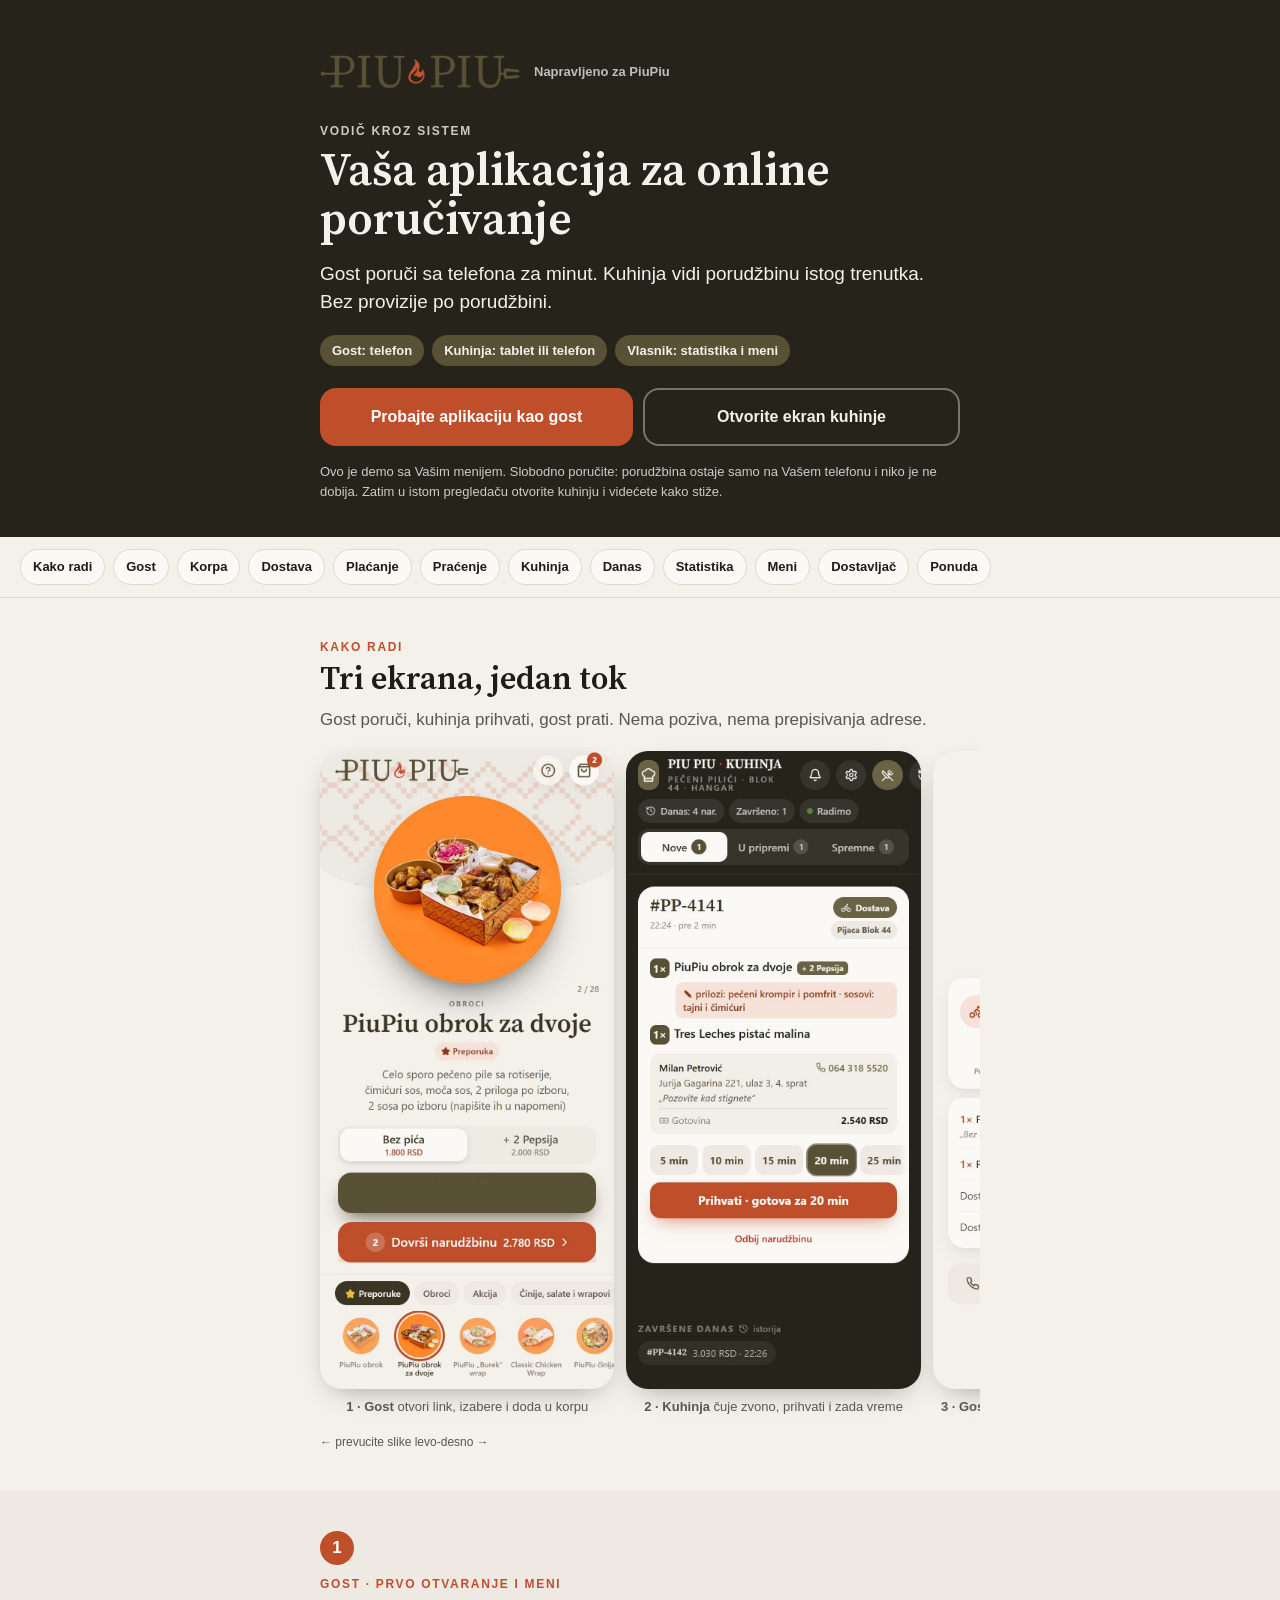
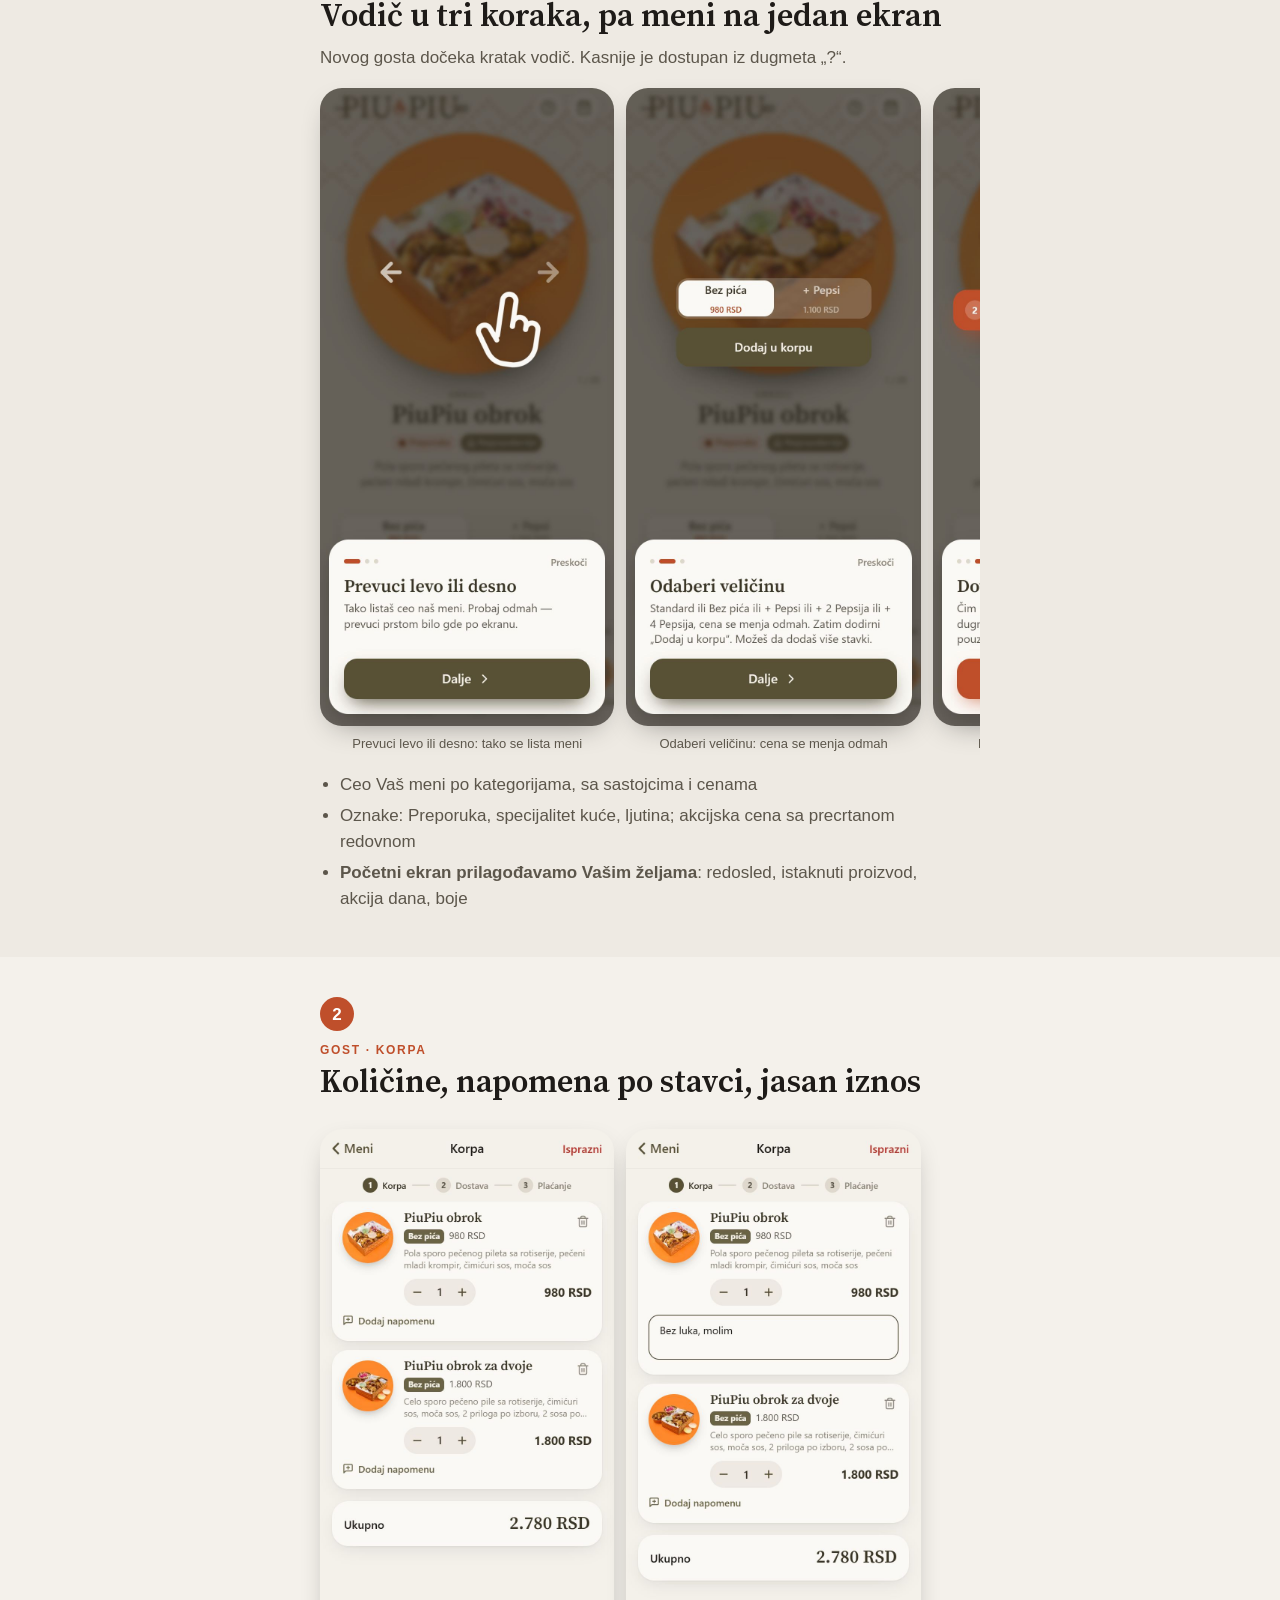
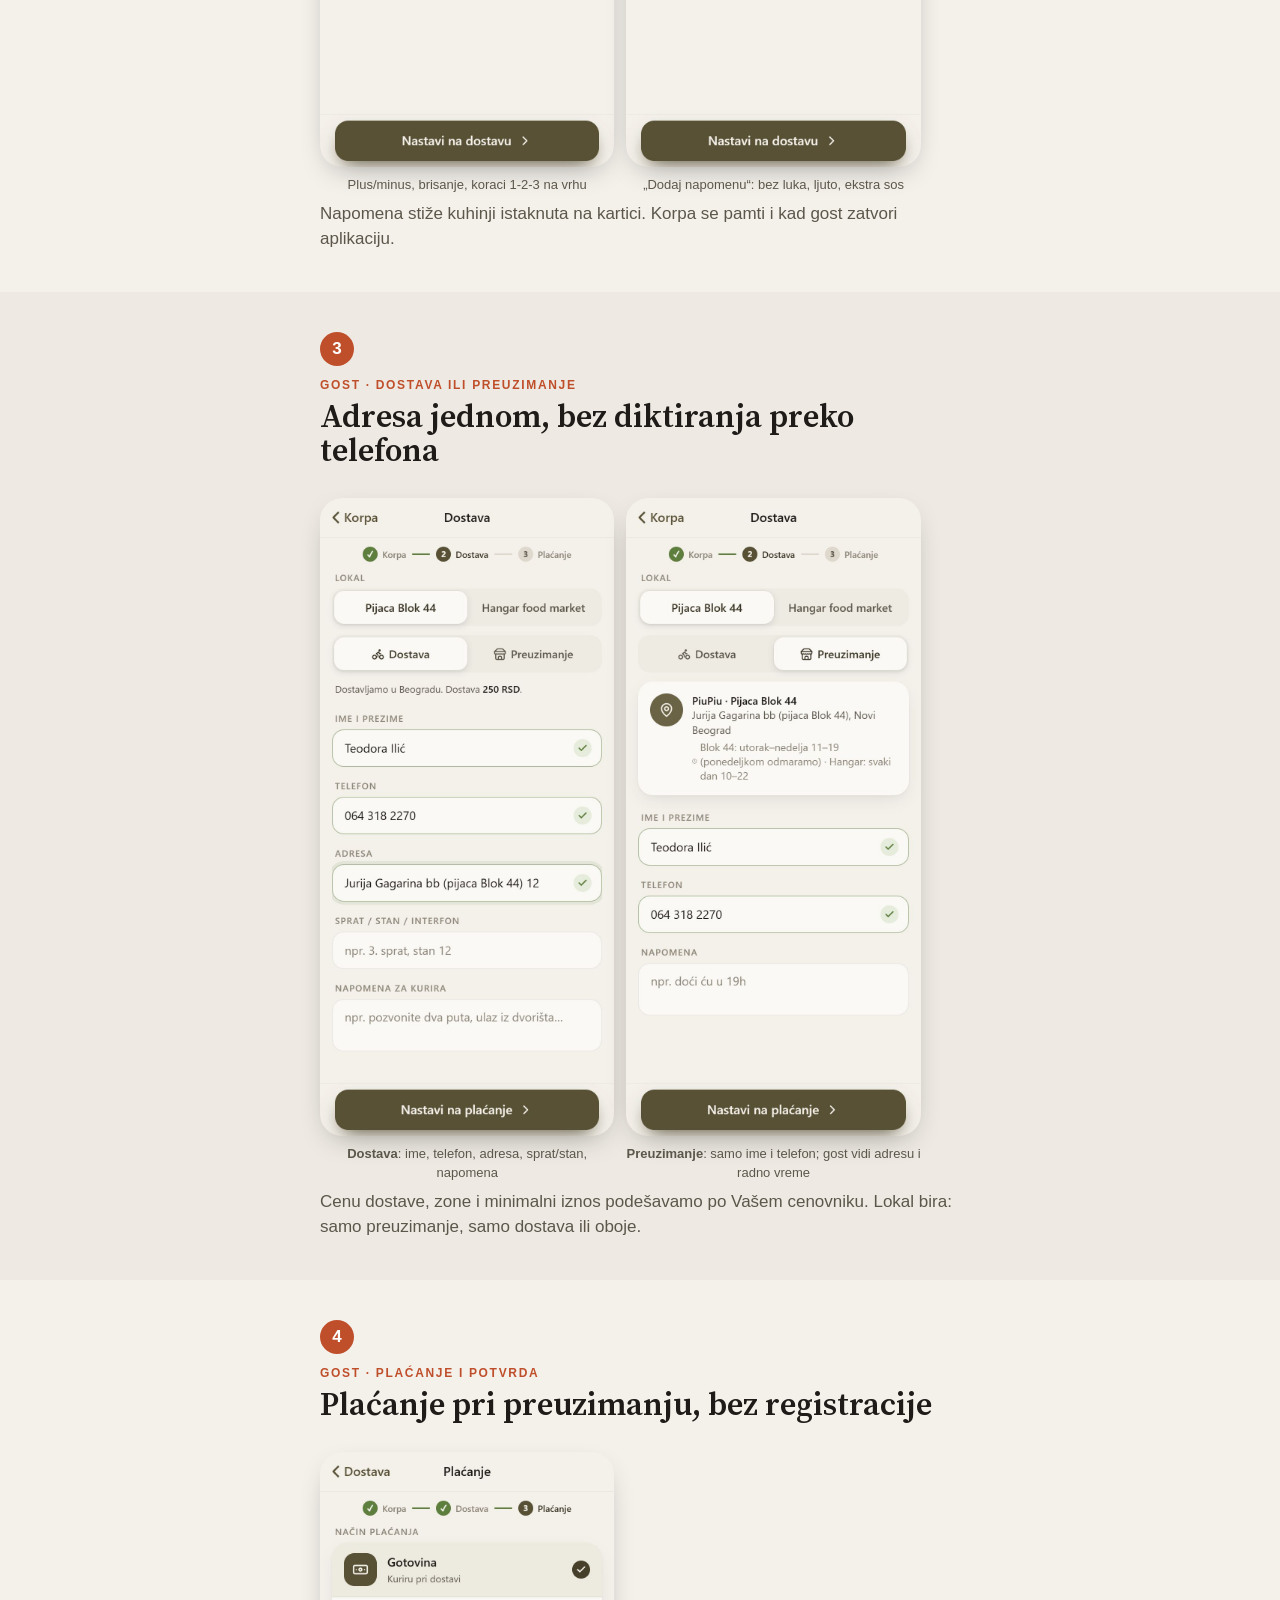
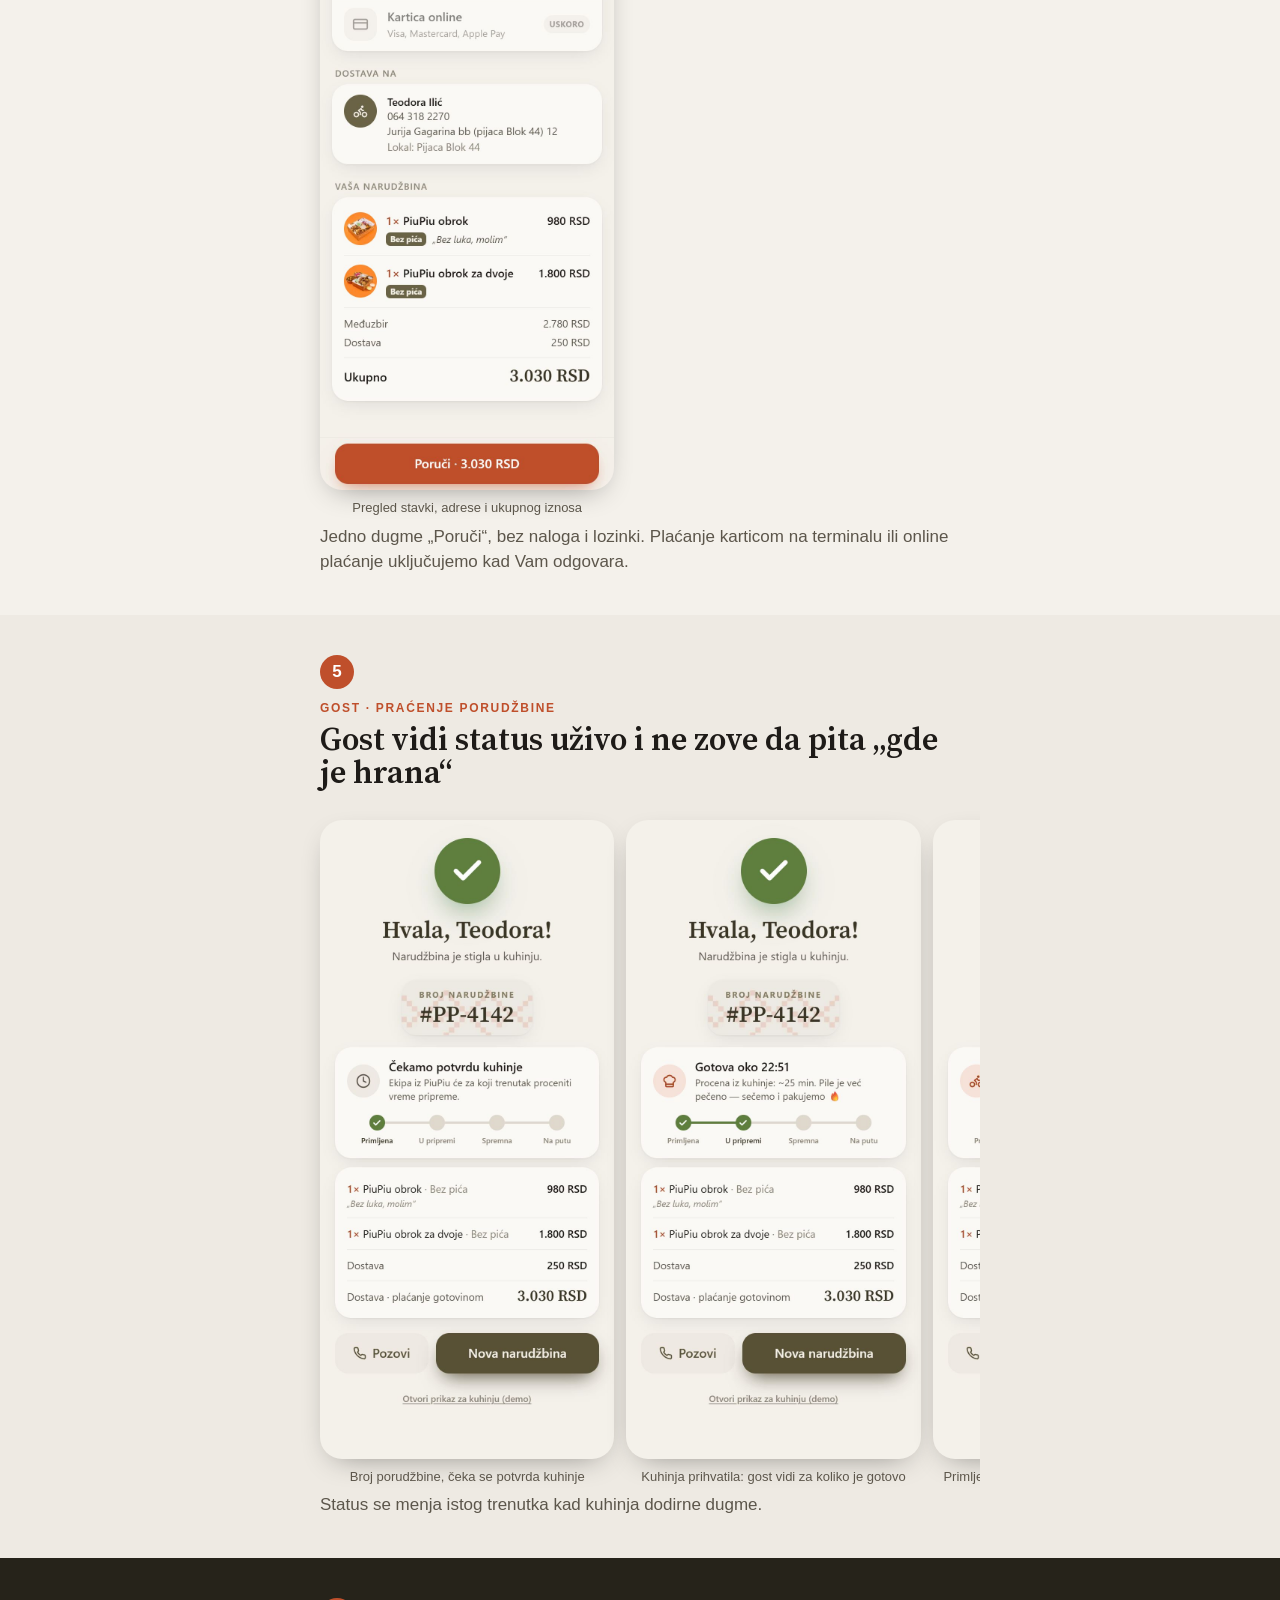
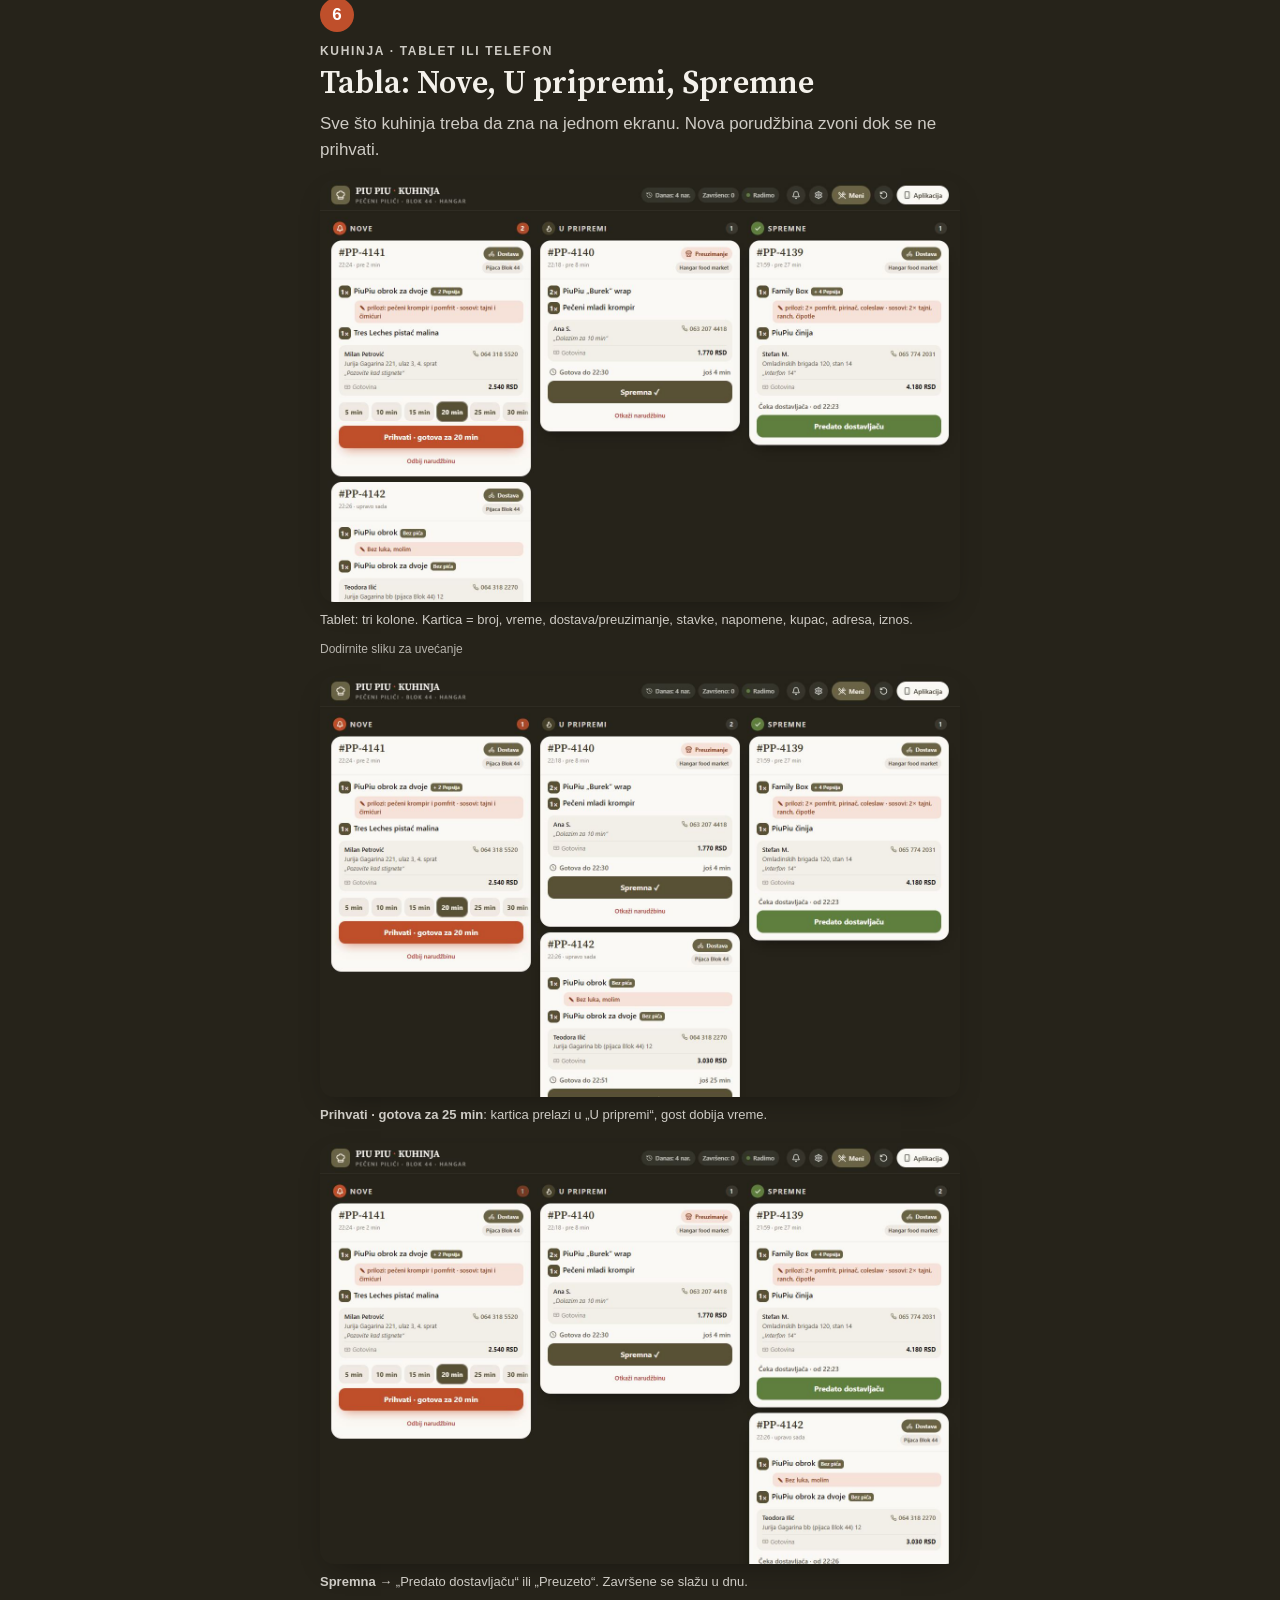
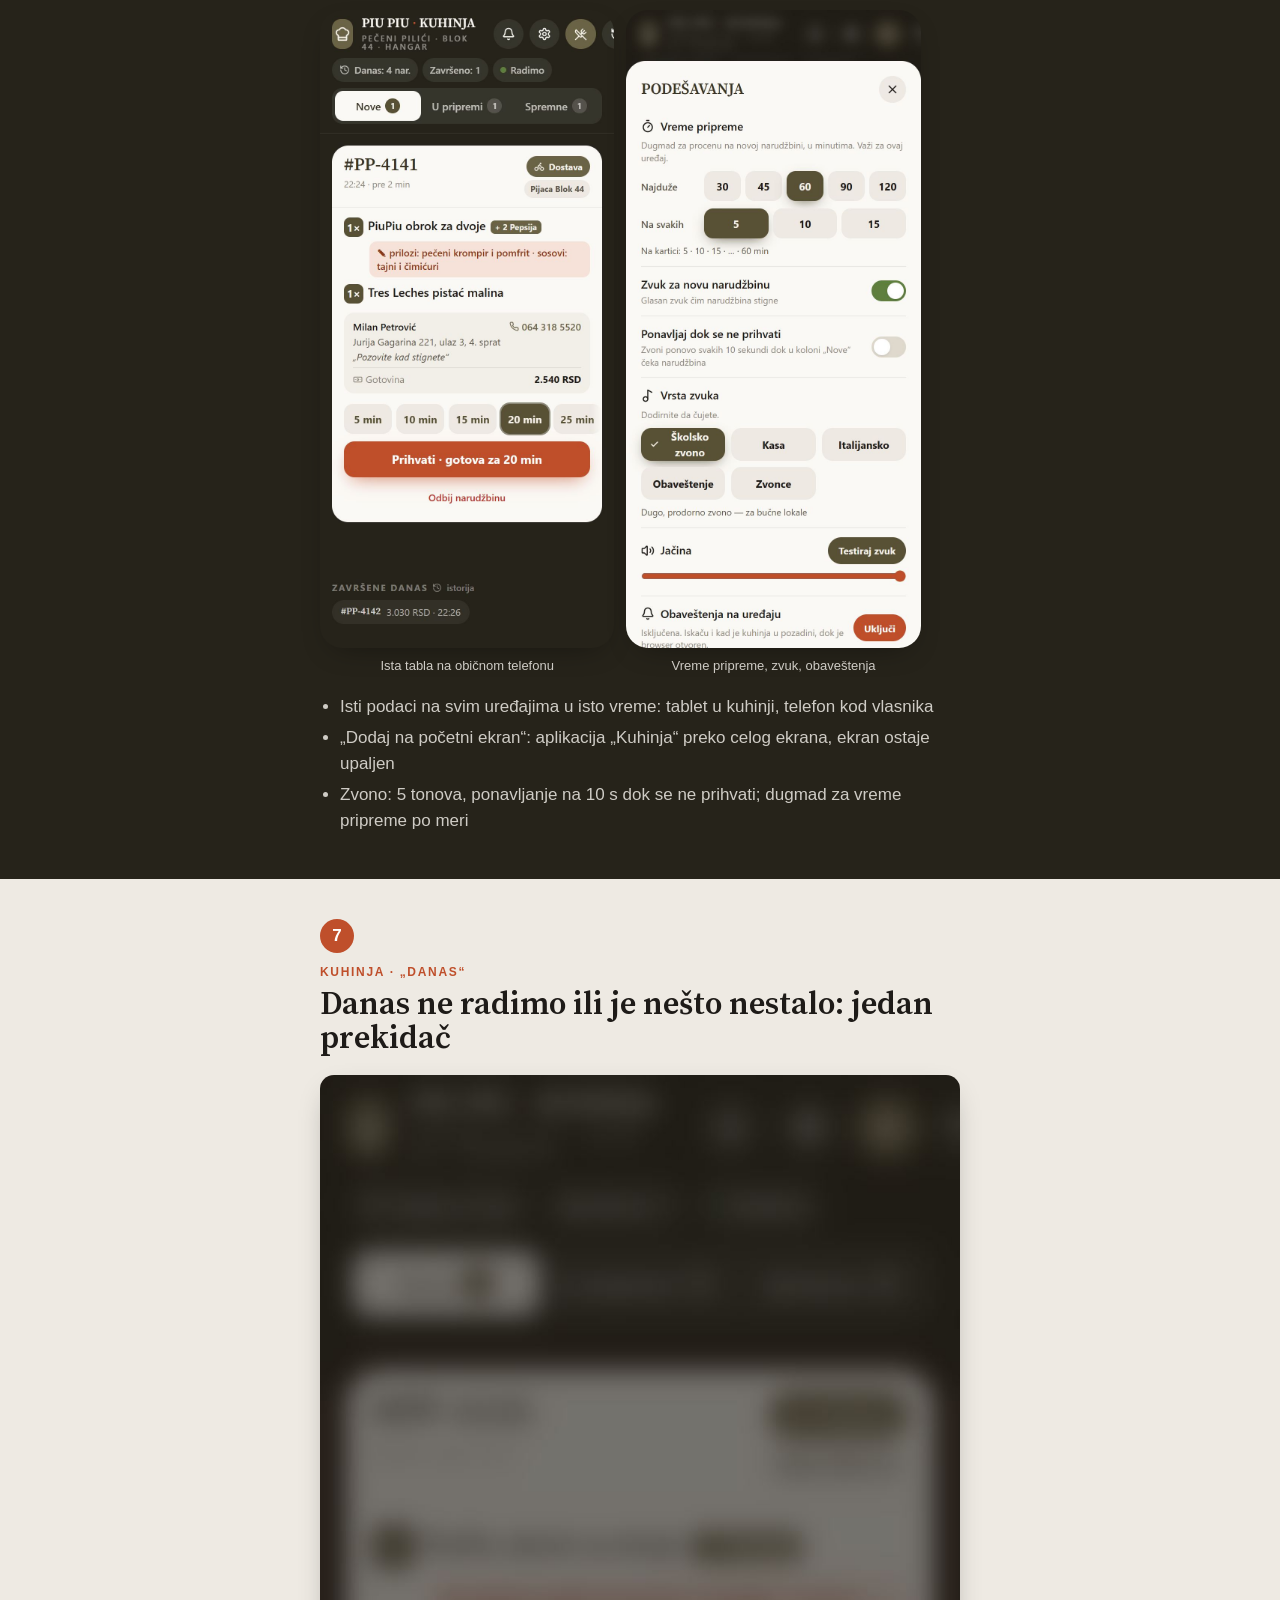
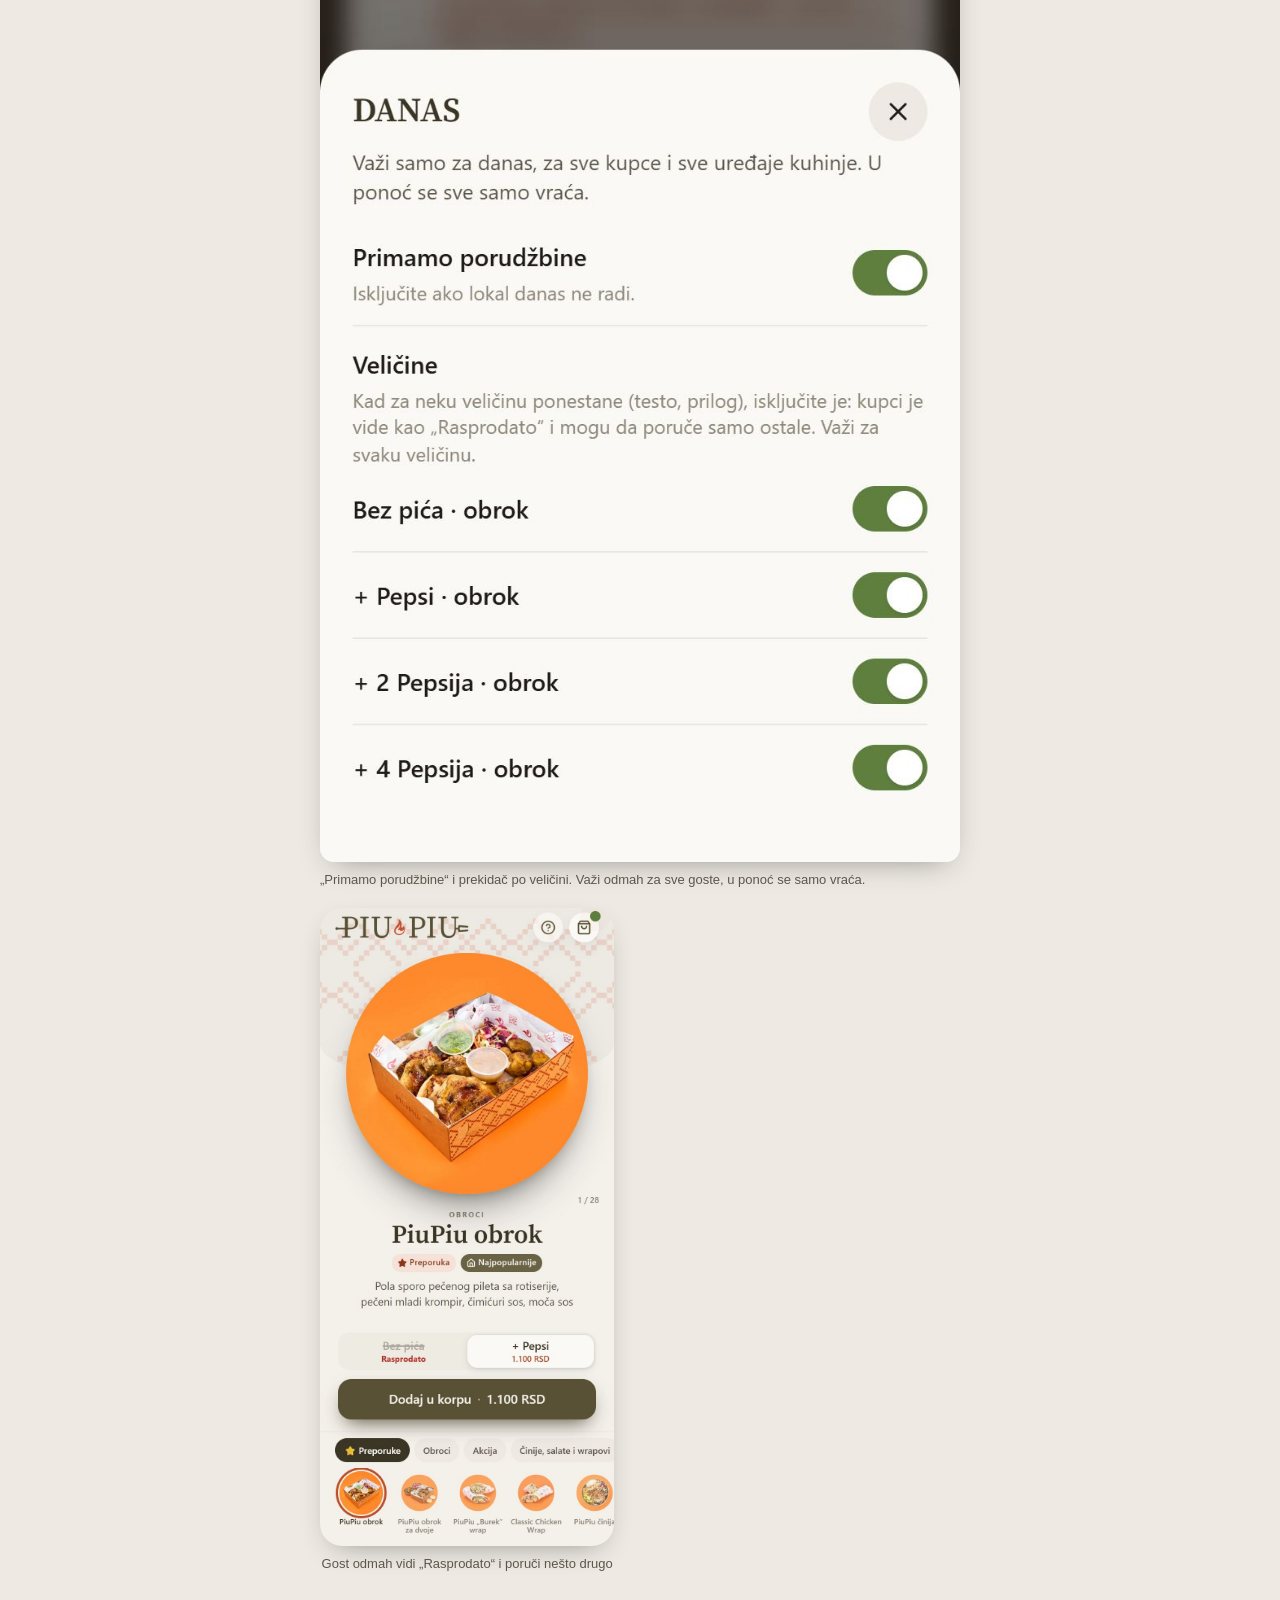
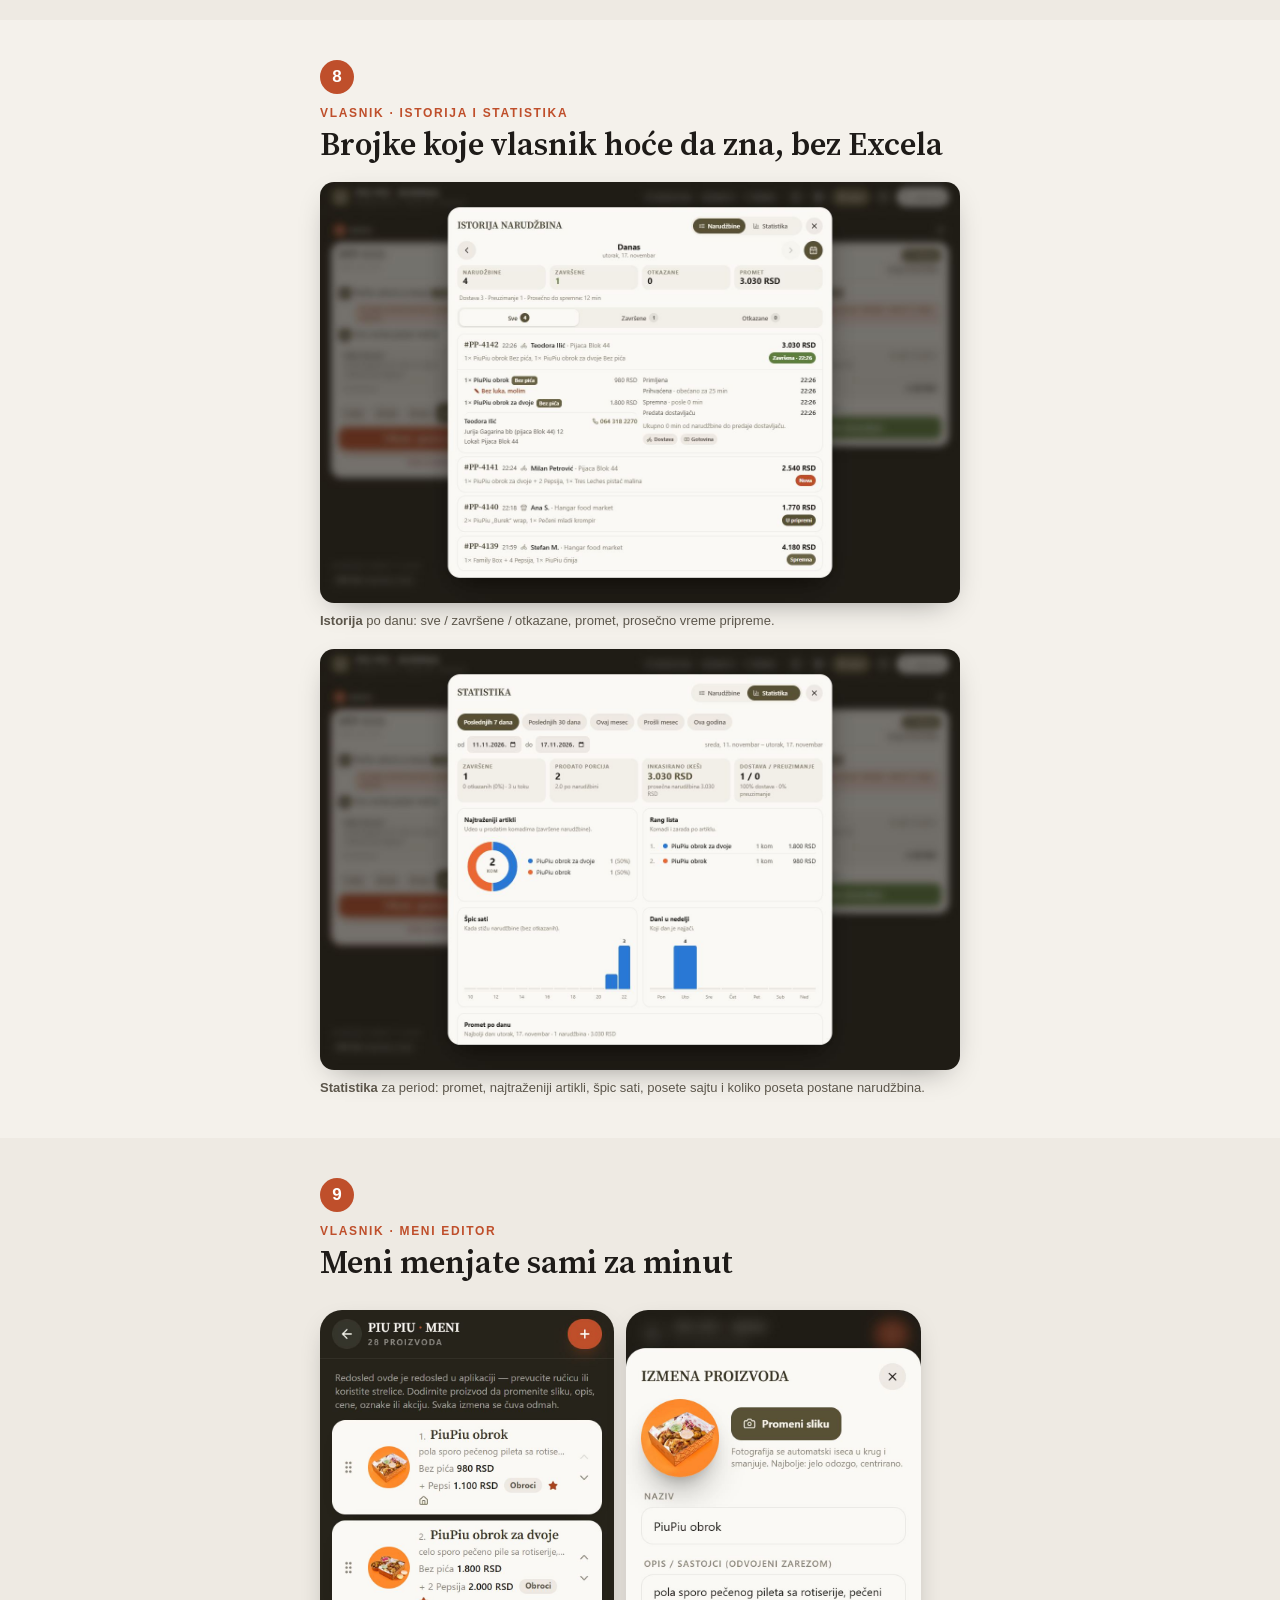
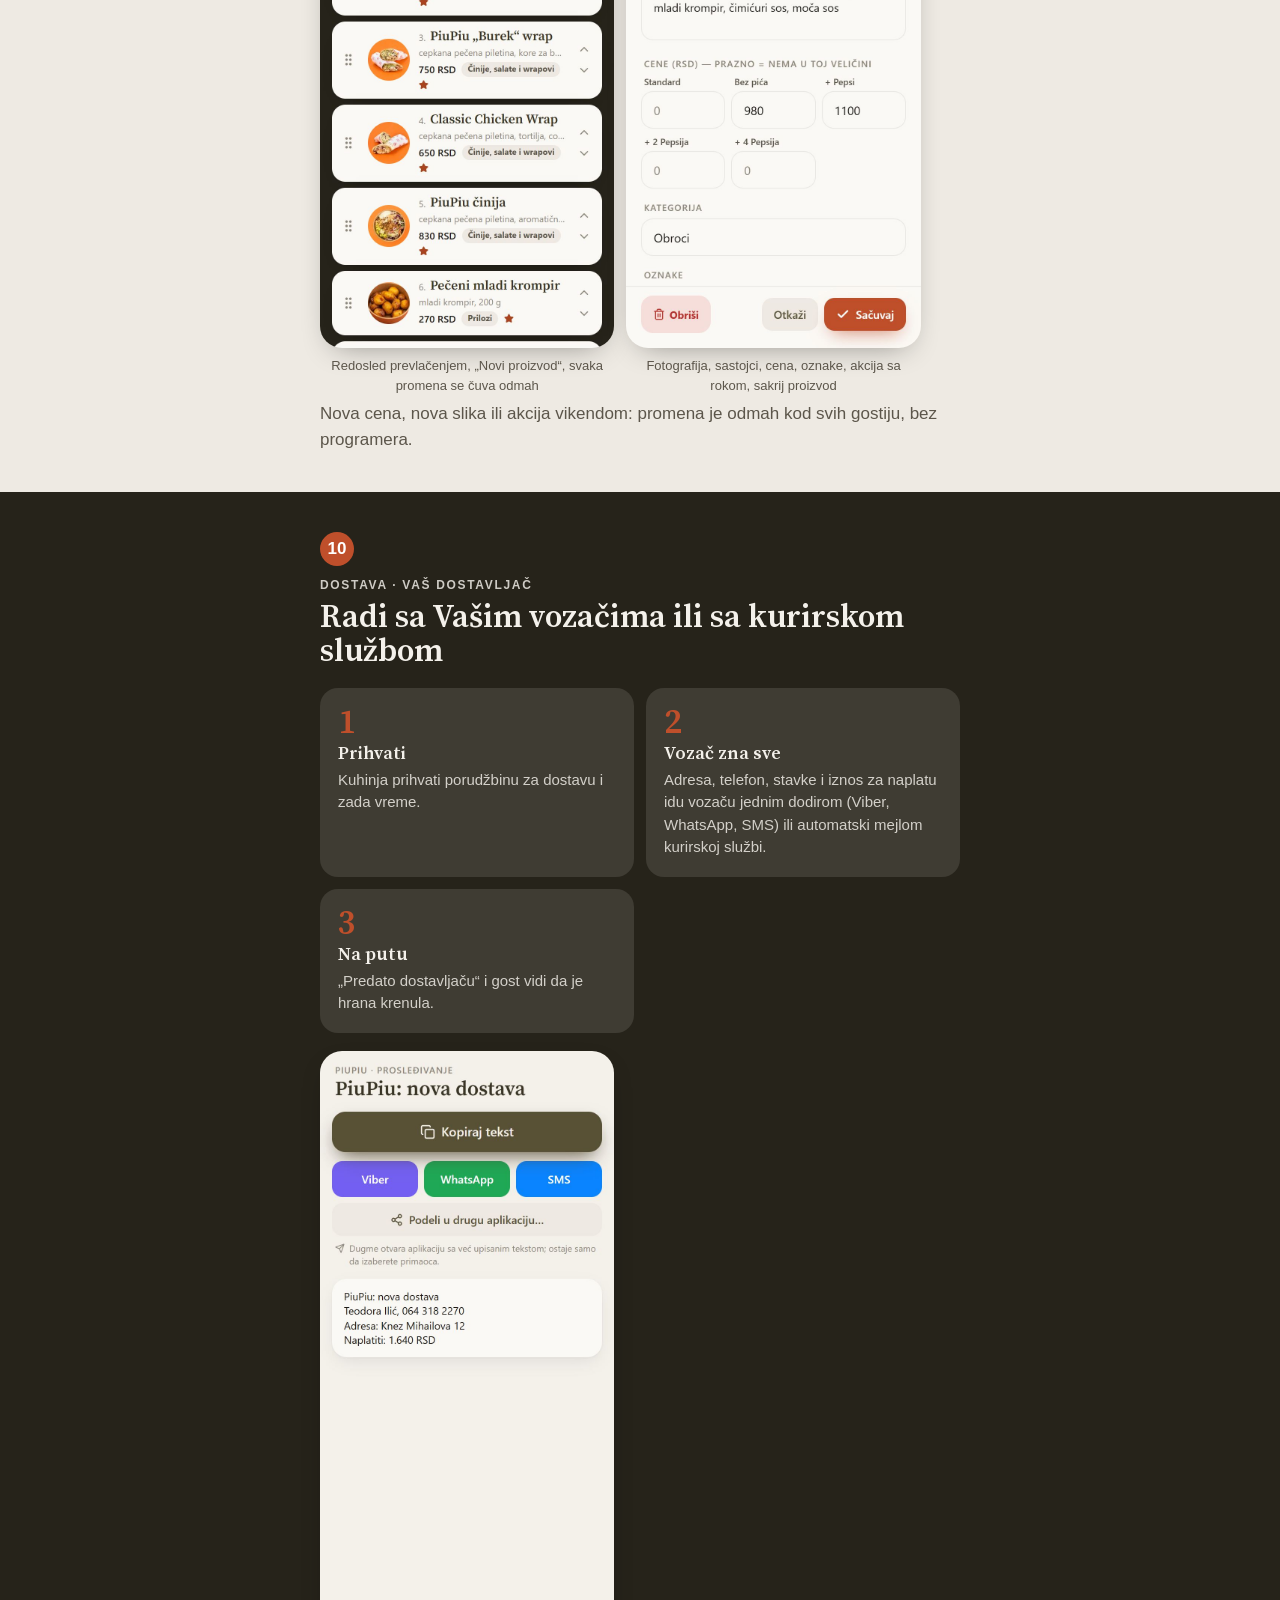
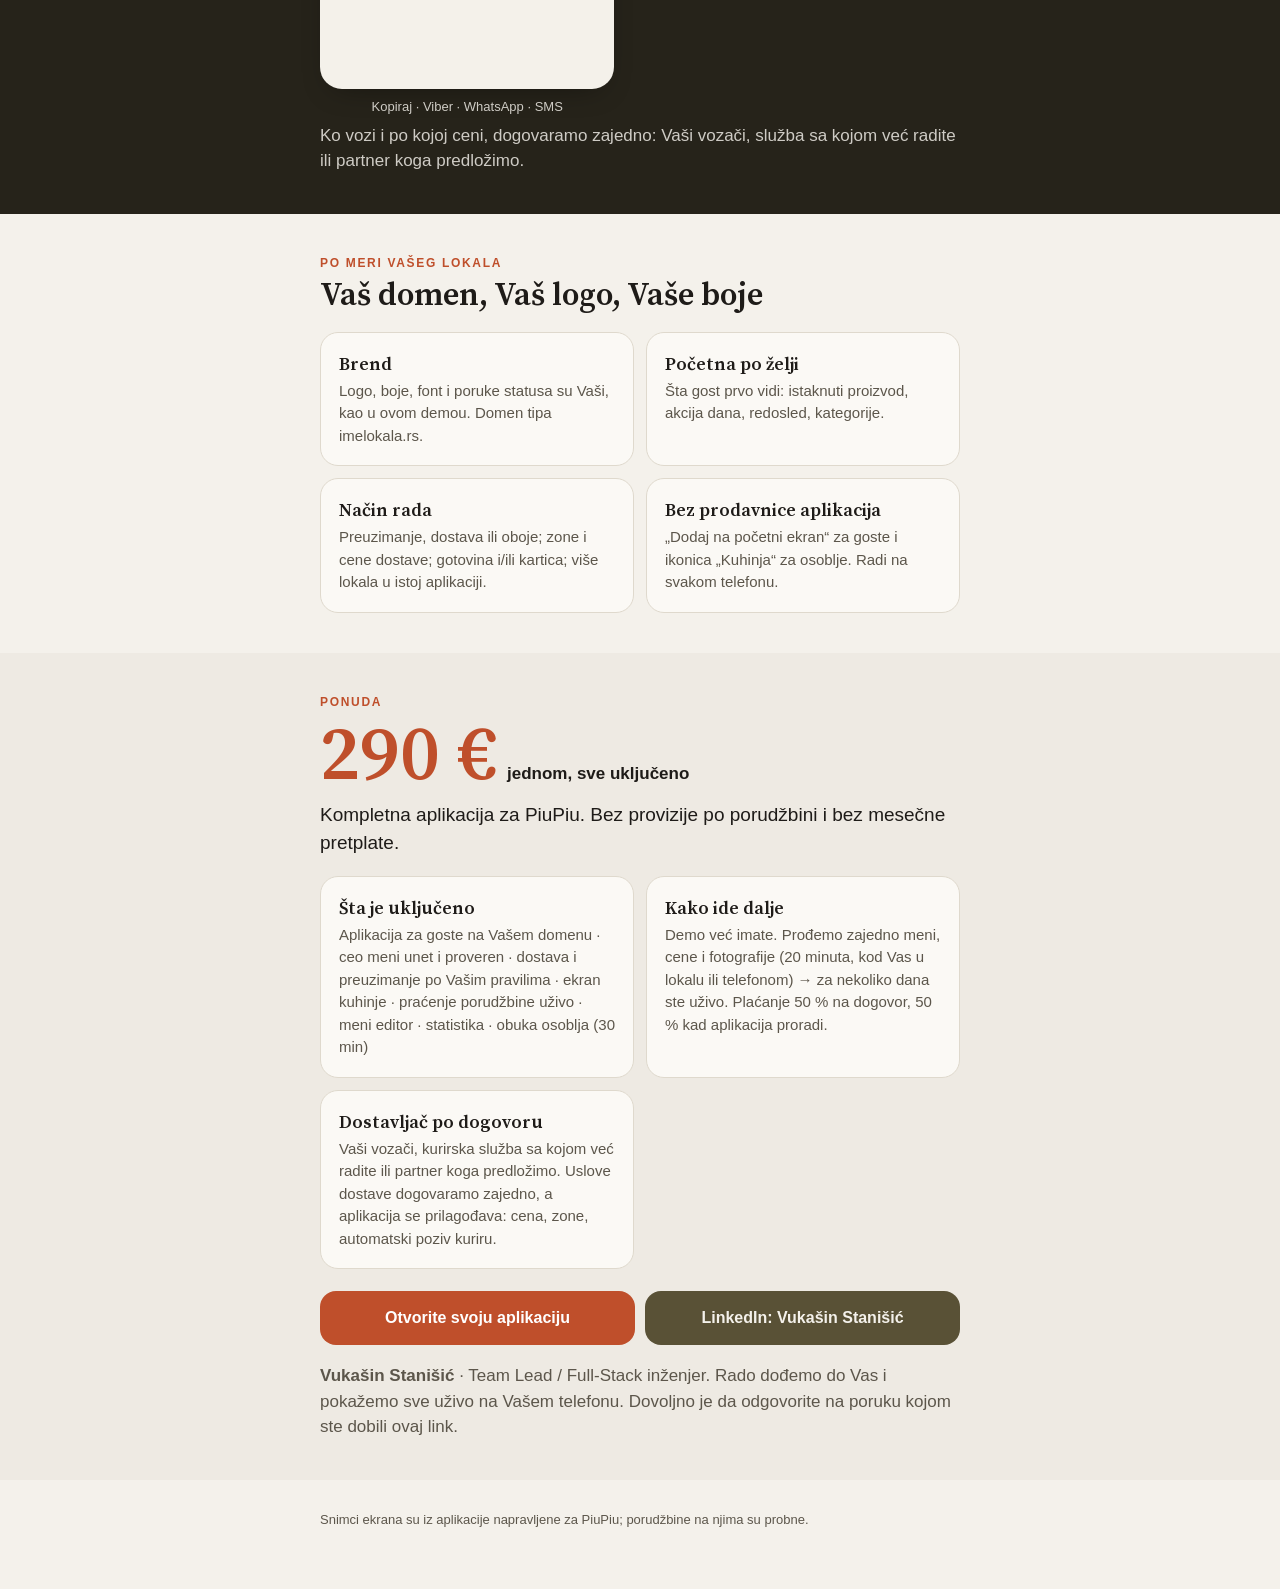
<file: vodic/index.html>
<!DOCTYPE html>
<html lang="sr">
<head>
<meta charset="utf-8">
<meta name="viewport" content="width=device-width, initial-scale=1">
<title>PiuPiu · vodič kroz aplikaciju</title>
<meta name="description" content="Kako radi aplikacija za online poručivanje napravljena za PiuPiu: gost, kuhinja, vlasnik.">
<meta name="theme-color" content="#26231A">
<link rel="icon" href="https://vukasin00.github.io/piu-piu-bg/favicon.png">
<meta property="og:title" content="PiuPiu · Vaša aplikacija za poručivanje">
<meta property="og:description" content="Vodič kroz sistem: kako gost poručuje, kako kuhinja prima porudžbine i šta vlasnik vidi.">
<meta property="og:image" content="https://vukasin00.github.io/piu-piu-bg/icon-512.png">
<style>
/* self-hosted display font (latin + latin-ext for Serbian diacritics); https://vukasin00.github.io/piu-piu-bg/ is filled in by vite.config.ts.
   Source Serif Pro 600 = the heading face of piupiu.rs (their own self-hosted files, OFL). */
@font-face {
  font-family: 'Source Serif Pro';
  font-style: normal;
  font-weight: 600;
  font-display: swap;
  src: url(https://vukasin00.github.io/piu-piu-bg/fonts/source-serif-pro-600-latin-ext.woff2) format('woff2');
  unicode-range: U+0100-02BA, U+02BD-02C5, U+02C7-02CC, U+02CE-02D7, U+02DD-02FF, U+0304, U+0308, U+0329, U+1D00-1DBF, U+1E00-1E9F, U+1EF2-1EFF, U+2020, U+20A0-20AB, U+20AD-20C4, U+2113, U+2C60-2C7F, U+A720-A7FF;
}
@font-face {
  font-family: 'Source Serif Pro';
  font-style: normal;
  font-weight: 600;
  font-display: swap;
  src: url(https://vukasin00.github.io/piu-piu-bg/fonts/source-serif-pro-600-latin.woff2) format('woff2');
  unicode-range: U+0000-00FF, U+0131, U+0152-0153, U+02BB-02BC, U+02C6, U+02DA, U+02DC, U+0304, U+0308, U+0329, U+2000-206F, U+20AC, U+2122, U+2191, U+2193, U+2212, U+2215, U+FEFF, U+FFFD;
}

  :root{--bg:#F4F1EB;--card:#FBF9F5;--inset:#EEEAE3;--line:#DFD9CD;--primary:#595136;--on-primary:#F4F1EB;--dark:#26231A;--dark2:#3A3525;--cta:#BF4F2B;--ink:#1E1B18;--ink2:#5C564B;--display:"Source Serif Pro", "Source Serif 4", Georgia, "Times New Roman", serif}
  *{box-sizing:border-box;margin:0;padding:0}
  html{scroll-behavior:smooth;-webkit-text-size-adjust:100%}
  body{font-family:-apple-system,BlinkMacSystemFont,"Segoe UI",Roboto,Inter,Arial,sans-serif;background:var(--bg);color:var(--ink);line-height:1.5;font-size:17px}
  .wrap{max-width:680px;margin:0 auto;padding:0 20px}
  h1,h2,h3,.big{font-family:var(--display);font-weight:600;letter-spacing:0;text-transform:none;line-height:1.06}
  h1{font-size:clamp(29px,7.6vw,46px)}
  h2{font-size:clamp(22px,5.6vw,32px);margin-bottom:10px}
  h3{font-size:18px}
  p{color:var(--ink2)}
  .eyebrow{font-size:12px;font-weight:700;letter-spacing:.14em;text-transform:uppercase;color:var(--cta);margin-bottom:8px}
  .lead{font-size:19px;color:var(--ink)}
  .dark{background:var(--dark);color:var(--bg)}
  .dark p,.dark li{color:var(--bg);opacity:.82}
  .dark .lead{color:var(--bg);opacity:1}
  .alt{background:var(--inset)}
  section{padding:40px 0}
  header.hero{padding:44px 0 36px}
  .brand{display:flex;align-items:center;gap:14px;margin-bottom:22px}
  .brand img{height:56px;width:auto;max-width:200px;object-fit:contain;border-radius:14px}
  .brand span{font-size:13px;font-weight:600;opacity:.75}
  .pills{display:flex;flex-wrap:wrap;gap:8px;margin-top:18px}
  .pill{background:var(--primary);color:var(--on-primary);border-radius:999px;padding:6px 12px;font-size:13px;font-weight:600}
  .btns{display:flex;flex-direction:column;gap:10px;margin-top:22px}
  .btn{display:flex;align-items:center;justify-content:center;gap:8px;padding:15px 18px;border-radius:16px;font-weight:700;text-decoration:none;font-size:16px;text-align:center}
  .btn-cta{background:var(--cta);color:#fff}
  .btn-primary{background:var(--primary);color:var(--on-primary)}
  .btn-ghost{background:transparent;color:var(--bg);border:2px solid color-mix(in srgb,var(--bg) 40%,transparent)}
  .small{font-size:13px}
  .toc{display:flex;gap:8px;overflow-x:auto;padding:12px 20px;scrollbar-width:none;background:var(--bg);position:sticky;top:0;z-index:5;border-bottom:1px solid var(--line)}
  .toc::-webkit-scrollbar{display:none}
  .toc a{white-space:nowrap;background:var(--card);border:1px solid var(--line);border-radius:999px;padding:7px 12px;font-size:13px;font-weight:600;color:var(--ink);text-decoration:none}
  .num{display:inline-flex;align-items:center;justify-content:center;width:34px;height:34px;border-radius:50%;background:var(--cta);color:#fff;font-weight:800;font-size:17px;margin-bottom:10px}
  ul{padding-left:20px;margin:12px 0 0}
  li{color:var(--ink2);margin-bottom:6px}
  b{font-weight:700;color:inherit}
  .strip{display:flex;gap:12px;overflow-x:auto;scroll-snap-type:x mandatory;padding:18px 20px 6px;margin:0 -20px;scrollbar-width:none;-webkit-overflow-scrolling:touch}
  .strip::-webkit-scrollbar{display:none}
  .shot{flex:0 0 72%;max-width:300px;scroll-snap-align:center}
  .shot img{width:100%;height:auto;border-radius:22px;display:block;background:var(--dark2);box-shadow:0 10px 30px -14px rgba(0,0,0,.45)}
  .shot p{font-size:13px;margin-top:8px;text-align:center}
  .tab{margin-top:18px}
  .tab img{width:100%;height:auto;border-radius:14px;display:block;cursor:zoom-in;box-shadow:0 10px 30px -14px rgba(0,0,0,.45)}
  .tab p{font-size:13px;margin-top:8px}
  .hint{font-size:12px;color:var(--ink2);margin-top:10px}
  .dark .hint{color:var(--bg);opacity:.7}
  .steps,.cards{display:grid;gap:12px;margin-top:18px}
  .step{background:var(--inset);border-radius:18px;padding:18px}
  .dark .step{background:color-mix(in srgb,var(--bg) 12%,var(--dark))}
  .step .big{font-size:34px;color:var(--cta);line-height:1}
  .step h3,.card h3{margin:4px 0 6px}
  .step p,.card p{font-size:15px}
  .card{background:var(--card);border-radius:18px;padding:18px;border:1px solid var(--line)}
  .price{display:flex;align-items:baseline;gap:10px;flex-wrap:wrap}
  .price .big{font-size:76px;color:var(--cta);line-height:1}
  a{color:var(--cta)}
  footer{padding:30px 0 60px;font-size:13px;color:var(--ink2)}
  .lb{position:fixed;inset:0;background:rgba(10,10,10,.96);display:none;z-index:50;overflow:auto;-webkit-overflow-scrolling:touch}
  .lb.on{display:block}
  .lb img{display:block;width:auto;max-width:none;min-width:100%;margin:0 auto}
  .lb .close{position:fixed;top:14px;right:14px;background:#fff;color:#111;border:0;border-radius:999px;padding:10px 16px;font-weight:700;font-size:15px;z-index:51}
  @media (min-width:700px){.steps,.cards{grid-template-columns:1fr 1fr}.btns{flex-direction:row}.btn{flex:1}.shot{flex-basis:46%}}
</style>
</head>
<body>

<header class="hero dark">
  <div class="wrap">
    <div class="brand"><img src="https://vukasin00.github.io/piu-piu-bg/logo.png" alt="PiuPiu"><span>Napravljeno za PiuPiu</span></div>
    <p class="eyebrow">Vodič kroz sistem</p>
    <h1>Vaša aplikacija za online poručivanje</h1>
    <p class="lead" style="margin-top:14px">Gost poruči sa telefona za minut. Kuhinja vidi porudžbinu istog trenutka. Bez provizije po porudžbini.</p>
    <div class="pills"><span class="pill">Gost: telefon</span><span class="pill">Kuhinja: tablet ili telefon</span><span class="pill">Vlasnik: statistika i meni</span></div>
    <div class="btns">
      <a class="btn btn-cta" href="https://vukasin00.github.io/piu-piu-bg/">Probajte aplikaciju kao gost</a>
      <a class="btn btn-ghost" href="https://vukasin00.github.io/piu-piu-bg/kuhinja">Otvorite ekran kuhinje</a>
    </div>
    <p class="small" style="margin-top:16px">Ovo je demo sa Vašim menijem. Slobodno poručite: porudžbina ostaje samo na Vašem telefonu i niko je ne dobija. Zatim u istom pregledaču otvorite kuhinju i videćete kako stiže.</p>
  </div>
</header>

<nav class="toc">
  <a href="#kako">Kako radi</a><a href="#gost">Gost</a><a href="#korpa">Korpa</a><a href="#dostava">Dostava</a><a href="#placanje">Plaćanje</a><a href="#pracenje">Praćenje</a><a href="#kuhinja">Kuhinja</a><a href="#danas">Danas</a><a href="#statistika">Statistika</a><a href="#meni">Meni</a><a href="#kurir">Dostavljač</a><a href="#ponuda">Ponuda</a>
</nav>

<section id="kako">
  <div class="wrap">
    <p class="eyebrow">Kako radi</p>
    <h2>Tri ekrana, jedan tok</h2>
    <p>Gost poruči, kuhinja prihvati, gost prati. Nema poziva, nema prepisivanja adrese.</p>
    <div class="strip">
      <div class="shot"><img src="img/home-added.jpg" alt="Gost dodaje u korpu" loading="lazy"><p><b>1 · Gost</b> otvori link, izabere i doda u korpu</p></div>
      <div class="shot"><img src="img/kuhinja-tel.jpg" alt="Kuhinja na telefonu" loading="lazy"><p><b>2 · Kuhinja</b> čuje zvono, prihvati i zada vreme</p></div>
      <div class="shot"><img src="img/status2.jpg" alt="Gost prati status" loading="lazy"><p><b>3 · Gost</b> uživo vidi: u pripremi, spremna, na putu</p></div>
    </div>
    <p class="hint">← prevucite slike levo-desno →</p>
  </div>
</section>

<section id="gost" class="alt">
  <div class="wrap">
    <span class="num">1</span>
    <p class="eyebrow">Gost · prvo otvaranje i meni</p>
    <h2>Vodič u tri koraka, pa meni na jedan ekran</h2>
    <p>Novog gosta dočeka kratak vodič. Kasnije je dostupan iz dugmeta „?“.</p>
    <div class="strip">
      <div class="shot"><img src="img/tut1.jpg" alt="Vodič korak 1" loading="lazy"><p>Prevuci levo ili desno: tako se lista meni</p></div>
      <div class="shot"><img src="img/tut2.jpg" alt="Vodič korak 2" loading="lazy"><p>Odaberi veličinu: cena se menja odmah</p></div>
      <div class="shot"><img src="img/tut3.jpg" alt="Vodič korak 3" loading="lazy"><p>Dovrši narudžbinu: gotovo za minut</p></div>
      <div class="shot"><img src="img/home.jpg" alt="Početni ekran" loading="lazy"><p>Jedan proizvod po ekranu, velika fotografija</p></div>
      <div class="shot"><img src="img/home-added.jpg" alt="Dodato u korpu" loading="lazy"><p>Brojač na korpi i dugme sa iznosom</p></div>
    </div>
    <ul>
      <li>Ceo Vaš meni po kategorijama, sa sastojcima i cenama</li>
      <li>Oznake: Preporuka, specijalitet kuće, ljutina; akcijska cena sa precrtanom redovnom</li>
      <li><b>Početni ekran prilagođavamo Vašim željama</b>: redosled, istaknuti proizvod, akcija dana, boje</li>
    </ul>
  </div>
</section>

<section id="korpa">
  <div class="wrap">
    <span class="num">2</span>
    <p class="eyebrow">Gost · korpa</p>
    <h2>Količine, napomena po stavci, jasan iznos</h2>
    <div class="strip">
      <div class="shot"><img src="img/korpa.jpg" alt="Korpa" loading="lazy"><p>Plus/minus, brisanje, koraci 1-2-3 na vrhu</p></div>
      <div class="shot"><img src="img/korpa-note.jpg" alt="Napomena" loading="lazy"><p>„Dodaj napomenu“: bez luka, ljuto, ekstra sos</p></div>
    </div>
    <p>Napomena stiže kuhinji istaknuta na kartici. Korpa se pamti i kad gost zatvori aplikaciju.</p>
  </div>
</section>

<section id="dostava" class="alt">
  <div class="wrap">
    <span class="num">3</span>
    <p class="eyebrow">Gost · dostava ili preuzimanje</p>
    <h2>Adresa jednom, bez diktiranja preko telefona</h2>
    <div class="strip">
      <div class="shot"><img src="img/dostava-full.jpg" alt="Forma za dostavu" loading="lazy"><p><b>Dostava</b>: ime, telefon, adresa, sprat/stan, napomena</p></div>
      <div class="shot"><img src="img/preuzimanje.jpg" alt="Preuzimanje" loading="lazy"><p><b>Preuzimanje</b>: samo ime i telefon; gost vidi adresu i radno vreme</p></div>
    </div>
    <p>Cenu dostave, zone i minimalni iznos podešavamo po Vašem cenovniku. Lokal bira: samo preuzimanje, samo dostava ili oboje.</p>
  </div>
</section>

<section id="placanje">
  <div class="wrap">
    <span class="num">4</span>
    <p class="eyebrow">Gost · plaćanje i potvrda</p>
    <h2>Plaćanje pri preuzimanju, bez registracije</h2>
    <div class="strip">
      <div class="shot"><img src="img/placanje.jpg" alt="Plaćanje" loading="lazy"><p>Pregled stavki, adrese i ukupnog iznosa</p></div>
    </div>
    <p>Jedno dugme „Poruči“, bez naloga i lozinki. Plaćanje karticom na terminalu ili online plaćanje uključujemo kad Vam odgovara.</p>
  </div>
</section>

<section id="pracenje" class="alt">
  <div class="wrap">
    <span class="num">5</span>
    <p class="eyebrow">Gost · praćenje porudžbine</p>
    <h2>Gost vidi status uživo i ne zove da pita „gde je hrana“</h2>
    <div class="strip">
      <div class="shot"><img src="img/status1.jpg" alt="Status primljena" loading="lazy"><p>Broj porudžbine, čeka se potvrda kuhinje</p></div>
      <div class="shot"><img src="img/status-priprema.jpg" alt="Status u pripremi" loading="lazy"><p>Kuhinja prihvatila: gost vidi za koliko je gotovo</p></div>
      <div class="shot"><img src="img/status2.jpg" alt="Status na putu" loading="lazy"><p>Primljena → U pripremi → Spremna → Na putu</p></div>
    </div>
    <p>Status se menja istog trenutka kad kuhinja dodirne dugme.</p>
  </div>
</section>

<section id="kuhinja" class="dark">
  <div class="wrap">
    <span class="num">6</span>
    <p class="eyebrow">Kuhinja · tablet ili telefon</p>
    <h2>Tabla: Nove, U pripremi, Spremne</h2>
    <p>Sve što kuhinja treba da zna na jednom ekranu. Nova porudžbina zvoni dok se ne prihvati.</p>
    <div class="tab"><img src="img/kuhinja-tablet.jpg" alt="Kuhinja na tabletu" data-zoom loading="lazy"><p>Tablet: tri kolone. Kartica = broj, vreme, dostava/preuzimanje, stavke, napomene, kupac, adresa, iznos.</p></div>
    <p class="hint">Dodirnite sliku za uvećanje</p>
    <div class="tab"><img src="img/kuhinja-prihvacena.jpg" alt="Prihvaćena porudžbina" data-zoom loading="lazy"><p><b>Prihvati · gotova za 25 min</b>: kartica prelazi u „U pripremi“, gost dobija vreme.</p></div>
    <div class="tab"><img src="img/kuhinja-ceka.jpg" alt="Spremna porudžbina" data-zoom loading="lazy"><p><b>Spremna</b> → „Predato dostavljaču“ ili „Preuzeto“. Završene se slažu u dnu.</p></div>
    <div class="strip">
      <div class="shot"><img src="img/kuhinja-tel.jpg" alt="Kuhinja na telefonu" loading="lazy"><p>Ista tabla na običnom telefonu</p></div>
      <div class="shot"><img src="img/podesavanja.jpg" alt="Podešavanja kuhinje" loading="lazy"><p>Vreme pripreme, zvuk, obaveštenja</p></div>
    </div>
    <ul>
      <li>Isti podaci na svim uređajima u isto vreme: tablet u kuhinji, telefon kod vlasnika</li>
      <li>„Dodaj na početni ekran“: aplikacija „Kuhinja“ preko celog ekrana, ekran ostaje upaljen</li>
      <li>Zvono: 5 tonova, ponavljanje na 10 s dok se ne prihvati; dugmad za vreme pripreme po meri</li>
    </ul>
  </div>
</section>

<section id="danas" class="alt">
  <div class="wrap">
    <span class="num">7</span>
    <p class="eyebrow">Kuhinja · „Danas“</p>
    <h2>Danas ne radimo ili je nešto nestalo: jedan prekidač</h2>
    <div class="tab"><img src="img/danas.jpg" alt="Panel Danas" data-zoom loading="lazy"><p>„Primamo porudžbine“ i prekidač po veličini. Važi odmah za sve goste, u ponoć se samo vraća.</p></div>
    <div class="strip"><div class="shot"><img src="img/rasprodato.jpg" alt="Rasprodato" loading="lazy"><p>Gost odmah vidi „Rasprodato“ i poruči nešto drugo</p></div></div>
  </div>
</section>

<section id="statistika">
  <div class="wrap">
    <span class="num">8</span>
    <p class="eyebrow">Vlasnik · istorija i statistika</p>
    <h2>Brojke koje vlasnik hoće da zna, bez Excela</h2>
    <div class="tab"><img src="img/istorija.jpg" alt="Istorija narudžbina" data-zoom loading="lazy"><p><b>Istorija</b> po danu: sve / završene / otkazane, promet, prosečno vreme pripreme.</p></div>
    <div class="tab"><img src="img/statistika.jpg" alt="Statistika" data-zoom loading="lazy"><p><b>Statistika</b> za period: promet, najtraženiji artikli, špic sati, posete sajtu i koliko poseta postane narudžbina.</p></div>
  </div>
</section>

<section id="meni" class="alt">
  <div class="wrap">
    <span class="num">9</span>
    <p class="eyebrow">Vlasnik · meni editor</p>
    <h2>Meni menjate sami za minut</h2>
    <div class="strip">
      <div class="shot"><img src="img/meni-lista.jpg" alt="Lista proizvoda" loading="lazy"><p>Redosled prevlačenjem, „Novi proizvod“, svaka promena se čuva odmah</p></div>
      <div class="shot"><img src="img/meni-izmena.jpg" alt="Izmena proizvoda" loading="lazy"><p>Fotografija, sastojci, cena, oznake, akcija sa rokom, sakrij proizvod</p></div>
    </div>
    <p>Nova cena, nova slika ili akcija vikendom: promena je odmah kod svih gostiju, bez programera.</p>
  </div>
</section>

<section id="kurir" class="dark">
  <div class="wrap">
    <span class="num">10</span>
    <p class="eyebrow">Dostava · Vaš dostavljač</p>
    <h2>Radi sa Vašim vozačima ili sa kurirskom službom</h2>
    <div class="steps">
      <div class="step"><div class="big">1</div><h3>Prihvati</h3><p>Kuhinja prihvati porudžbinu za dostavu i zada vreme.</p></div>
      <div class="step"><div class="big">2</div><h3>Vozač zna sve</h3><p>Adresa, telefon, stavke i iznos za naplatu idu vozaču jednim dodirom (Viber, WhatsApp, SMS) ili automatski mejlom kurirskoj službi.</p></div>
      <div class="step"><div class="big">3</div><h3>Na putu</h3><p>„Predato dostavljaču“ i gost vidi da je hrana krenula.</p></div>
    </div>
    <div class="strip"><div class="shot"><img src="img/prosledi.jpg" alt="Prosleđivanje vozaču" loading="lazy"><p>Kopiraj · Viber · WhatsApp · SMS</p></div></div>
    <p>Ko vozi i po kojoj ceni, dogovaramo zajedno: Vaši vozači, služba sa kojom već radite ili partner koga predložimo.</p>
  </div>
</section>

<section id="brend">
  <div class="wrap">
    <p class="eyebrow">Po meri Vašeg lokala</p>
    <h2>Vaš domen, Vaš logo, Vaše boje</h2>
    <div class="cards">
      <div class="card"><h3>Brend</h3><p>Logo, boje, font i poruke statusa su Vaši, kao u ovom demou. Domen tipa imelokala.rs.</p></div>
      <div class="card"><h3>Početna po želji</h3><p>Šta gost prvo vidi: istaknuti proizvod, akcija dana, redosled, kategorije.</p></div>
      <div class="card"><h3>Način rada</h3><p>Preuzimanje, dostava ili oboje; zone i cene dostave; gotovina i/ili kartica; više lokala u istoj aplikaciji.</p></div>
      <div class="card"><h3>Bez prodavnice aplikacija</h3><p>„Dodaj na početni ekran“ za goste i ikonica „Kuhinja“ za osoblje. Radi na svakom telefonu.</p></div>
    </div>
  </div>
</section>

<section id="ponuda" class="alt">
  <div class="wrap">
    <p class="eyebrow">Ponuda</p>
    <div class="price"><span class="big">290 €</span><span style="font-weight:700">jednom, sve uključeno</span></div>
    <p class="lead" style="margin-top:6px">Kompletna aplikacija za PiuPiu. Bez provizije po porudžbini i bez mesečne pretplate.</p>
    <div class="cards">
      <div class="card"><h3>Šta je uključeno</h3><p>Aplikacija za goste na Vašem domenu · ceo meni unet i proveren · dostava i preuzimanje po Vašim pravilima · ekran kuhinje · praćenje porudžbine uživo · meni editor · statistika · obuka osoblja (30 min)</p></div>
      <div class="card"><h3>Kako ide dalje</h3><p>Demo već imate. Prođemo zajedno meni, cene i fotografije (20 minuta, kod Vas u lokalu ili telefonom) → za nekoliko dana ste uživo. Plaćanje 50 % na dogovor, 50 % kad aplikacija proradi.</p></div>
      <div class="card"><h3>Dostavljač po dogovoru</h3><p>Vaši vozači, kurirska služba sa kojom već radite ili partner koga predložimo. Uslove dostave dogovaramo zajedno, a aplikacija se prilagođava: cena, zone, automatski poziv kuriru.</p></div>
    </div>
    <div class="btns">
      <a class="btn btn-cta" href="https://vukasin00.github.io/piu-piu-bg/">Otvorite svoju aplikaciju</a>
      <a class="btn btn-primary" href="https://rs.linkedin.com/in/vukasin-stanisic">LinkedIn: Vukašin Stanišić</a>
    </div>
    <p style="margin-top:18px"><b>Vukašin Stanišić</b> · Team Lead / Full-Stack inženjer. Rado dođemo do Vas i pokažemo sve uživo na Vašem telefonu. Dovoljno je da odgovorite na poruku kojom ste dobili ovaj link.</p>
  </div>
</section>

<footer><div class="wrap">Snimci ekrana su iz aplikacije napravljene za PiuPiu; porudžbine na njima su probne.</div></footer>

<div class="lb" id="lb"><button class="close" type="button">Zatvori ✕</button><img alt=""></div>
<script>
(function(){
  var lb=document.getElementById('lb'),im=lb.querySelector('img');
  document.querySelectorAll('img[data-zoom]').forEach(function(el){
    el.addEventListener('click',function(){im.src=el.src;im.alt=el.alt;im.style.width=Math.max(window.innerWidth*1.8,1200)+'px';lb.classList.add('on');lb.scrollLeft=0;});
  });
  lb.querySelector('.close').addEventListener('click',function(){lb.classList.remove('on');im.src='';});
})();
</script>
</body>
</html>
</file>
